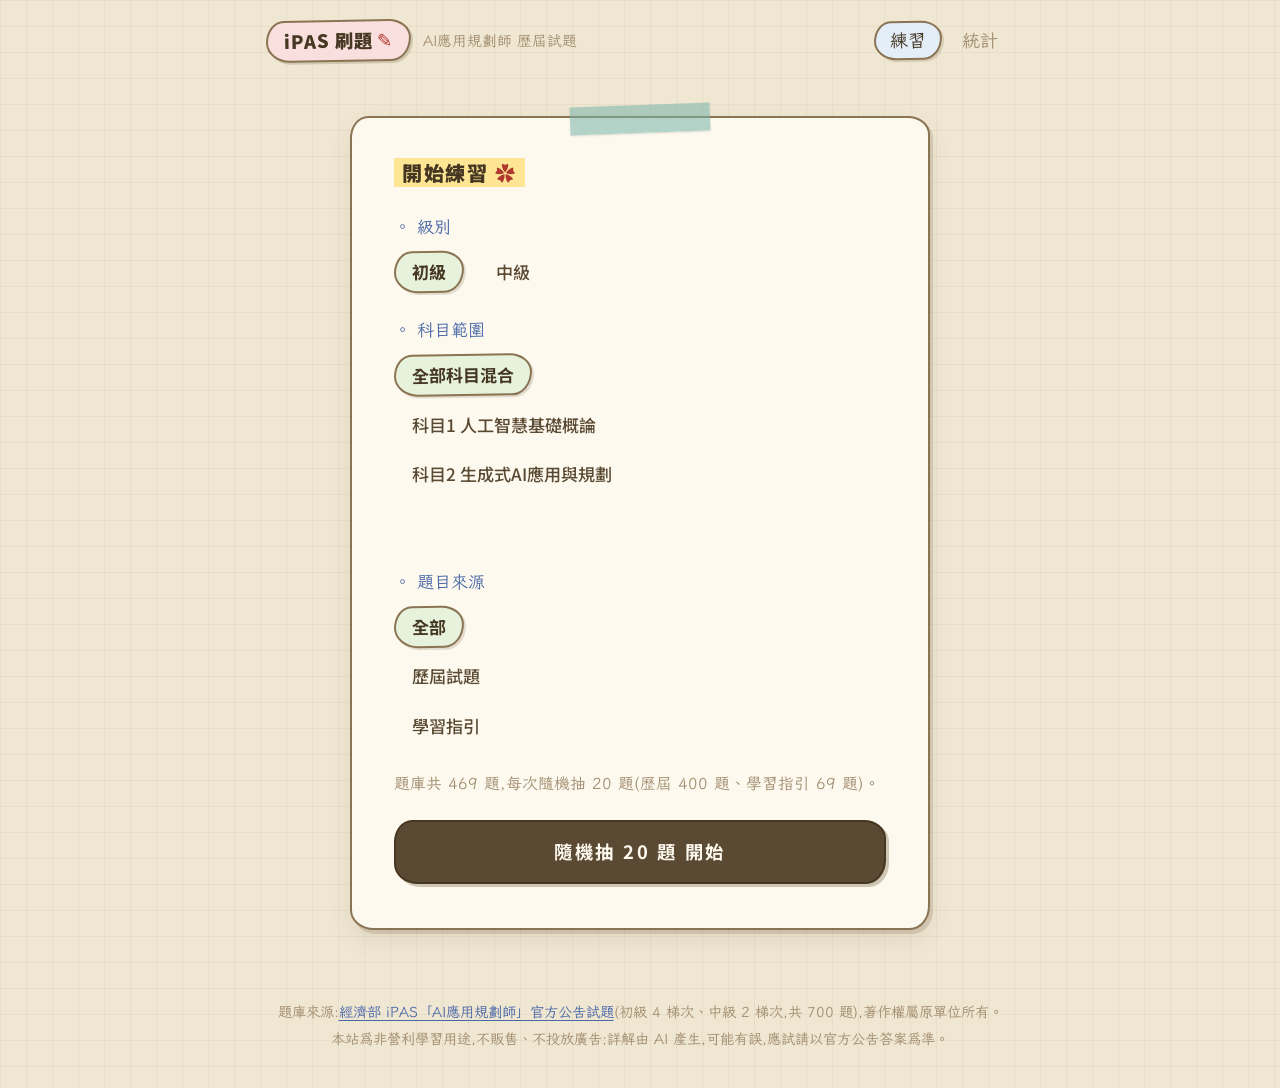
<file: site/index.html>
<!DOCTYPE html>
<html lang="zh-Hant">
<head>
<meta charset="UTF-8">
<meta name="viewport" content="width=device-width, initial-scale=1">
<title>iPAS AI應用規劃師 題庫練習</title>
<meta name="description" content="經濟部 iPAS AI應用規劃師初級/中級歷屆試題線上練習,700 題隨機抽考、選項隨機排列,附解題思路與每個選項的對錯說明。">
<meta property="og:type" content="website">
<meta property="og:title" content="iPAS AI應用規劃師 題庫練習">
<meta property="og:description" content="初級/中級歷屆試題共 700 題,每回合隨機抽 20 題,附 AI 解題詳解。">
<meta property="og:locale" content="zh_TW">
<link rel="icon" href="data:image/svg+xml,<svg xmlns='http://www.w3.org/2000/svg' viewBox='0 0 32 32'><text y='26' font-size='26'>✎</text></svg>">
<link rel="preconnect" href="https://fonts.googleapis.com">
<link rel="preconnect" href="https://fonts.gstatic.com" crossorigin>
<link href="https://fonts.googleapis.com/css2?family=LXGW+WenKai+TC&family=Noto+Sans+TC:wght@400;500;700;900&display=swap" rel="stylesheet">
<link rel="stylesheet" href="style.css">
</head>
<body>
<header class="topbar">
  <div class="topbar-inner">
    <span class="logo">iPAS 刷題</span>
    <span class="logo-sub">AI應用規劃師 歷屆試題</span>
    <nav>
      <button id="nav-home" class="nav-btn active">練習</button>
      <button id="nav-stats" class="nav-btn">統計</button>
    </nav>
  </div>
</header>

<main>
  <!-- 設定/開始畫面 -->
  <section id="view-setup" class="view">
    <div class="card setup-card">
      <h1>開始練習</h1>
      <div class="field">
        <label>級別</label>
        <div class="seg" id="level-seg">
          <button data-level="junior" class="seg-btn active">初級</button>
          <button data-level="middle" class="seg-btn">中級</button>
        </div>
      </div>
      <div class="field">
        <label>科目範圍</label>
        <div class="seg seg-wrap" id="subject-seg"></div>
      </div>
      <div class="field">
        <label>題目來源</label>
        <div class="seg" id="origin-seg">
          <button data-origin="all" class="seg-btn active">全部</button>
          <button data-origin="past" class="seg-btn">歷屆試題</button>
          <button data-origin="guide" class="seg-btn">學習指引</button>
        </div>
      </div>
      <div class="field muted" id="pool-info"></div>
      <button id="btn-start" class="primary big">隨機抽 20 題 開始</button>
    </div>
  </section>

  <!-- 作答畫面 -->
  <section id="view-quiz" class="view hidden">
    <div class="quiz-head">
      <div class="progress-track"><div id="progress-bar"></div></div>
      <div class="quiz-meta">
        <span id="quiz-pos"></span>
        <span id="quiz-score"></span>
        <button id="btn-next" class="primary hidden">下一題</button>
        <button id="btn-quit" class="ghost small">結束</button>
      </div>
    </div>
    <div class="card" id="question-card"></div>
  </section>

  <!-- 結果畫面 -->
  <section id="view-result" class="view hidden">
    <div class="card result-card">
      <h1 id="result-title"></h1>
      <div id="result-score" class="score-ring"></div>
      <div id="result-breakdown"></div>
      <div class="row-gap">
        <button id="btn-again" class="primary">再來 20 題</button>
        <button id="btn-review" class="ghost">回顧錯題</button>
        <button id="btn-home" class="ghost">回首頁</button>
      </div>
    </div>
    <div id="review-list" class="hidden"></div>
  </section>

  <!-- 統計畫面 -->
  <section id="view-stats" class="view hidden">
    <div class="card">
      <h1>作答統計</h1>
      <div id="stats-content"></div>
      <button id="btn-clear-stats" class="ghost small danger">清除統計資料</button>
    </div>
  </section>
</main>

<footer class="foot">
  題庫來源:<a href="https://ipd.nat.gov.tw/ipas/certification/AIAP/learning-resources" target="_blank" rel="noopener">經濟部 iPAS「AI應用規劃師」官方公告試題</a>(初級 4 梯次、中級 2 梯次,共 700 題),著作權屬原單位所有。<br>
  本站為非營利學習用途,不販售、不投放廣告;詳解由 AI 產生,可能有誤,應試請以官方公告答案為準。
</footer>

<!-- 手帳風確認對話框 -->
<div id="modal" class="modal-overlay hidden">
  <div class="modal-card" role="dialog" aria-modal="true" aria-labelledby="modal-msg">
    <p id="modal-msg"></p>
    <div class="row-gap">
      <button id="modal-ok" class="primary">確定</button>
      <button id="modal-cancel" class="ghost">取消</button>
    </div>
  </div>
</div>

<script src="data/questions-junior.js"></script>
<script src="data/questions-middle.js"></script>
<script src="app.js"></script>
</body>
</html>
</file>
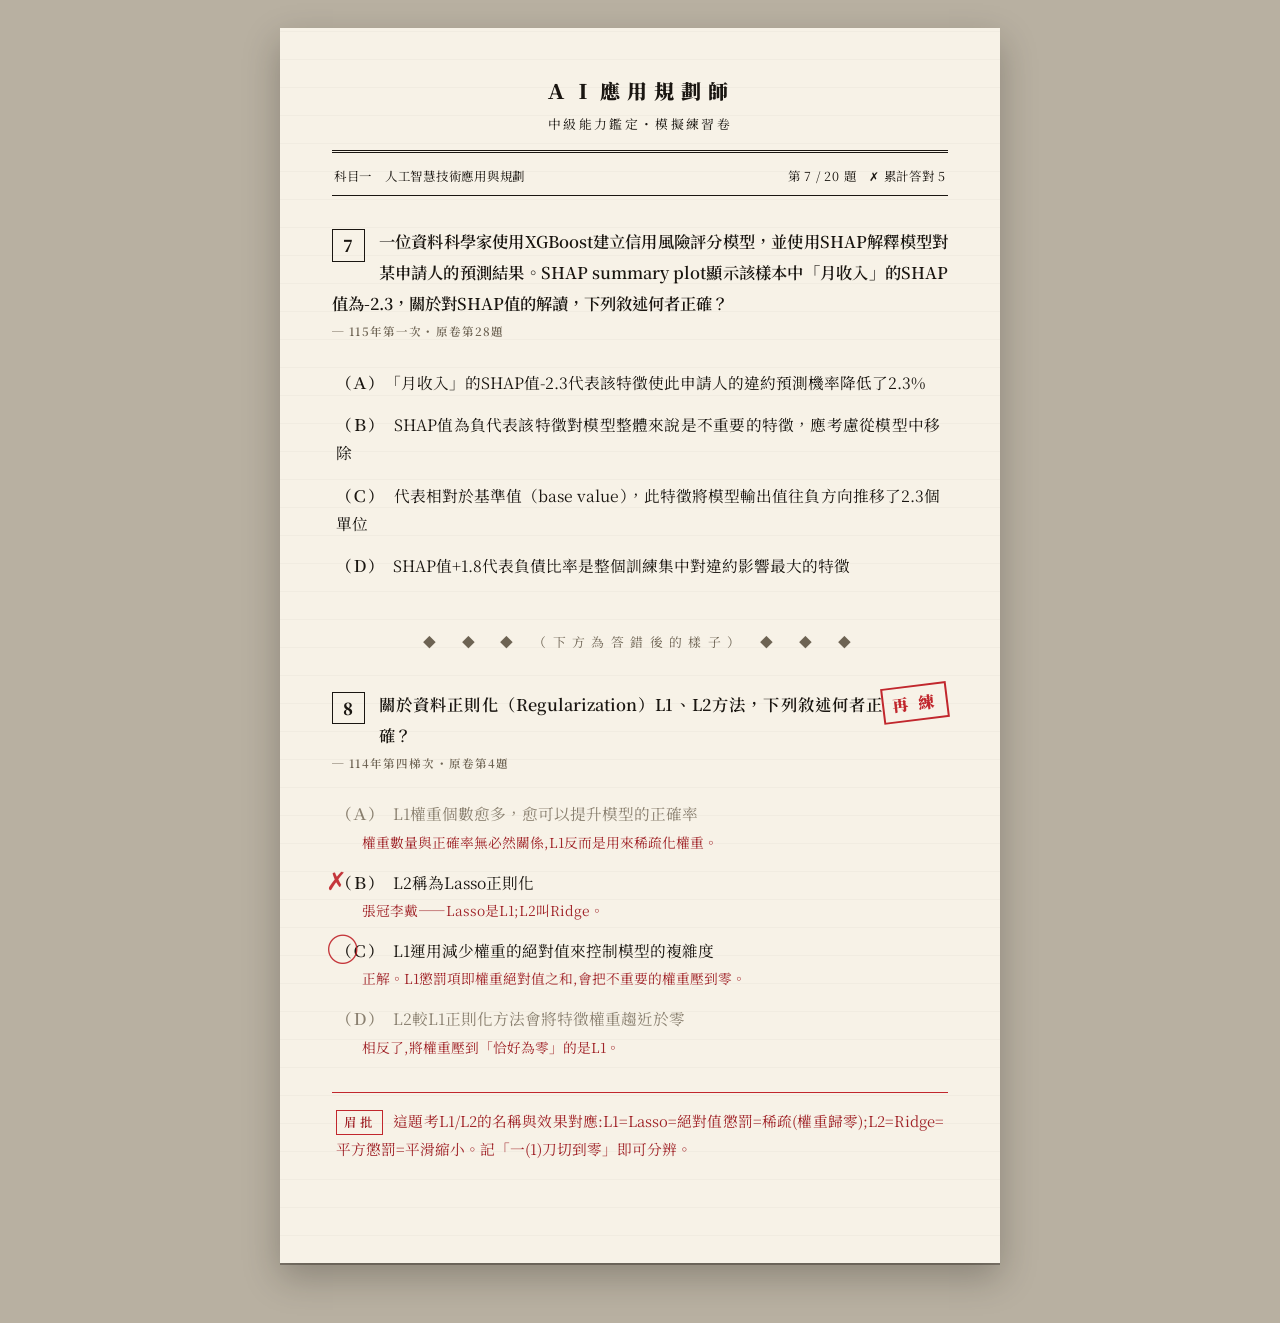
<file: site/mockups/a-paper.html>
<!DOCTYPE html>
<html lang="zh-Hant">
<head>
<meta charset="UTF-8">
<meta name="viewport" content="width=device-width, initial-scale=1">
<title>方向A:紙本考卷</title>
<link rel="preconnect" href="https://fonts.googleapis.com">
<link href="https://fonts.googleapis.com/css2?family=Noto+Serif+TC:wght@400;600;900&display=swap" rel="stylesheet">
<style>
* { box-sizing: border-box; margin: 0; padding: 0; }
html { background: #b8b0a1; }
body {
  font-family: "Noto Serif TC", "PMingLiU", "MingLiU", serif;
  color: #1a1611;
  line-height: 1.9;
  padding: 28px 12px 60px;
}
.sheet {
  max-width: 720px; margin: 0 auto;
  background: #f7f2e7;
  background-image: repeating-linear-gradient(0deg, transparent 0 27px, rgba(26,22,17,.028) 27px 28px);
  box-shadow: 0 2px 0 rgba(26,22,17,.35), 0 14px 34px rgba(26,22,17,.28);
  padding: 44px 52px 56px;
}
.exam-head { text-align: center; border-bottom: 3px double #1a1611; padding-bottom: 14px; margin-bottom: 6px; }
.exam-head h1 { font-size: 1.25rem; font-weight: 900; letter-spacing: .35em; }
.exam-head .sub { font-size: .8rem; letter-spacing: .18em; margin-top: 2px; }
.meta-row {
  display: flex; justify-content: space-between; font-size: .78rem;
  border-bottom: 1px solid #1a1611; padding: 6px 2px; margin-bottom: 30px; letter-spacing: .06em;
}
.q { margin-bottom: 44px; }
.q-no {
  float: left; font-weight: 900; font-size: 1.02rem;
  border: 1.6px solid #1a1611; width: 2em; height: 2em; line-height: 1.9em;
  text-align: center; margin: 3px 14px 2px 0;
}
.q-stem { font-size: 1.02rem; font-weight: 600; text-align: justify; }
.src { font-size: .72rem; letter-spacing: .1em; color: #6d6353; margin-top: 2px; }
.opts { margin-top: 18px; clear: both; }
.opt {
  display: block; width: 100%; text-align: left; background: none; border: none;
  font: inherit; color: inherit; cursor: pointer; padding: 7px 8px 7px 4px;
  font-size: .98rem; line-height: 1.8; text-align: justify; position: relative;
}
.opt:hover .k { text-decoration: underline; text-underline-offset: 5px; }
.opt .k { font-weight: 600; margin-right: .6em; }
/* 批改記號 */
.opt.hit .k::before, .opt.miss .k::before {
  position: absolute; left: -6px; top: 0px; font-size: 1.55rem; line-height: 1.5;
  font-weight: 400; color: #c1272d; opacity: .92;
}
.opt.hit .k::before { content: "○"; transform: scale(1.35); transform-origin: left center; }
.opt.miss .k::before { content: "✗"; }
.opt.dim { color: #8a8070; }
.note { font-size: .86rem; color: #a02328; margin: 2px 0 0 1.9em; line-height: 1.75; }
.marking {
  margin-top: 26px; border-top: 1.6px solid #c1272d; padding: 14px 4px 0;
  color: #a02328; font-size: .92rem; text-align: justify;
}
.marking .label {
  display: inline-block; border: 1.4px solid #c1272d; padding: 0 .55em; font-size: .78rem;
  letter-spacing: .3em; margin-right: .8em; font-weight: 600;
}
.stamp {
  float: right; border: 2.2px solid #c1272d; color: #c1272d; font-weight: 900;
  padding: .05em .5em; transform: rotate(-7deg); letter-spacing: .2em; font-size: 1rem; margin-top: -4px;
}
.divider { text-align: center; letter-spacing: .5em; color: #6d6353; font-size: .8rem; margin: 34px 0; }
@media (max-width: 640px) { .sheet { padding: 30px 22px 40px; } }
</style>
</head>
<body>
<div class="sheet">
  <div class="exam-head">
    <h1>ＡＩ應用規劃師</h1>
    <div class="sub">中級能力鑑定・模擬練習卷</div>
  </div>
  <div class="meta-row">
    <span>科目一　人工智慧技術應用與規劃</span>
    <span>第 7 / 20 題　✗ 累計答對 5</span>
  </div>

  <!-- 作答前 -->
  <div class="q">
    <div class="q-no">7</div>
    <div class="q-stem">一位資料科學家使用XGBoost建立信用風險評分模型，並使用SHAP解釋模型對某申請人的預測結果。SHAP summary plot顯示該樣本中「月收入」的SHAP值為-2.3，關於對SHAP值的解讀，下列敘述何者正確？
      <div class="src">─ 115年第一次・原卷第28題</div>
    </div>
    <div class="opts">
      <button class="opt"><span class="k">（Ａ）</span>「月收入」的SHAP值-2.3代表該特徵使此申請人的違約預測機率降低了2.3%</button>
      <button class="opt"><span class="k">（Ｂ）</span>SHAP值為負代表該特徵對模型整體來說是不重要的特徵，應考慮從模型中移除</button>
      <button class="opt"><span class="k">（Ｃ）</span>代表相對於基準值（base value），此特徵將模型輸出值往負方向推移了2.3個單位</button>
      <button class="opt"><span class="k">（Ｄ）</span>SHAP值+1.8代表負債比率是整個訓練集中對違約影響最大的特徵</button>
    </div>
  </div>

  <div class="divider">◆　◆　◆　（下方為答錯後的樣子）　◆　◆　◆</div>

  <!-- 答錯後:紅筆批改 -->
  <div class="q">
    <span class="stamp">再 練</span>
    <div class="q-no">8</div>
    <div class="q-stem">關於資料正則化（Regularization）L1、L2方法，下列敘述何者正確？
      <div class="src">─ 114年第四梯次・原卷第4題</div>
    </div>
    <div class="opts">
      <button class="opt dim"><span class="k">（Ａ）</span>L1權重個數愈多，愈可以提升模型的正確率
        <div class="note">權重數量與正確率無必然關係,L1反而是用來稀疏化權重。</div></button>
      <button class="opt miss"><span class="k">（Ｂ）</span>L2稱為Lasso正則化
        <div class="note">張冠李戴——Lasso是L1;L2叫Ridge。</div></button>
      <button class="opt hit"><span class="k">（Ｃ）</span>L1運用減少權重的絕對值來控制模型的複雜度
        <div class="note">正解。L1懲罰項即權重絕對值之和,會把不重要的權重壓到零。</div></button>
      <button class="opt dim"><span class="k">（Ｄ）</span>L2較L1正則化方法會將特徵權重趨近於零
        <div class="note">相反了,將權重壓到「恰好為零」的是L1。</div></button>
    </div>
    <div class="marking">
      <span class="label">眉批</span>這題考L1/L2的名稱與效果對應:L1=Lasso=絕對值懲罰=稀疏(權重歸零);L2=Ridge=平方懲罰=平滑縮小。記「一(1)刀切到零」即可分辨。
    </div>
  </div>
</div>
</body>
</html>
</file>
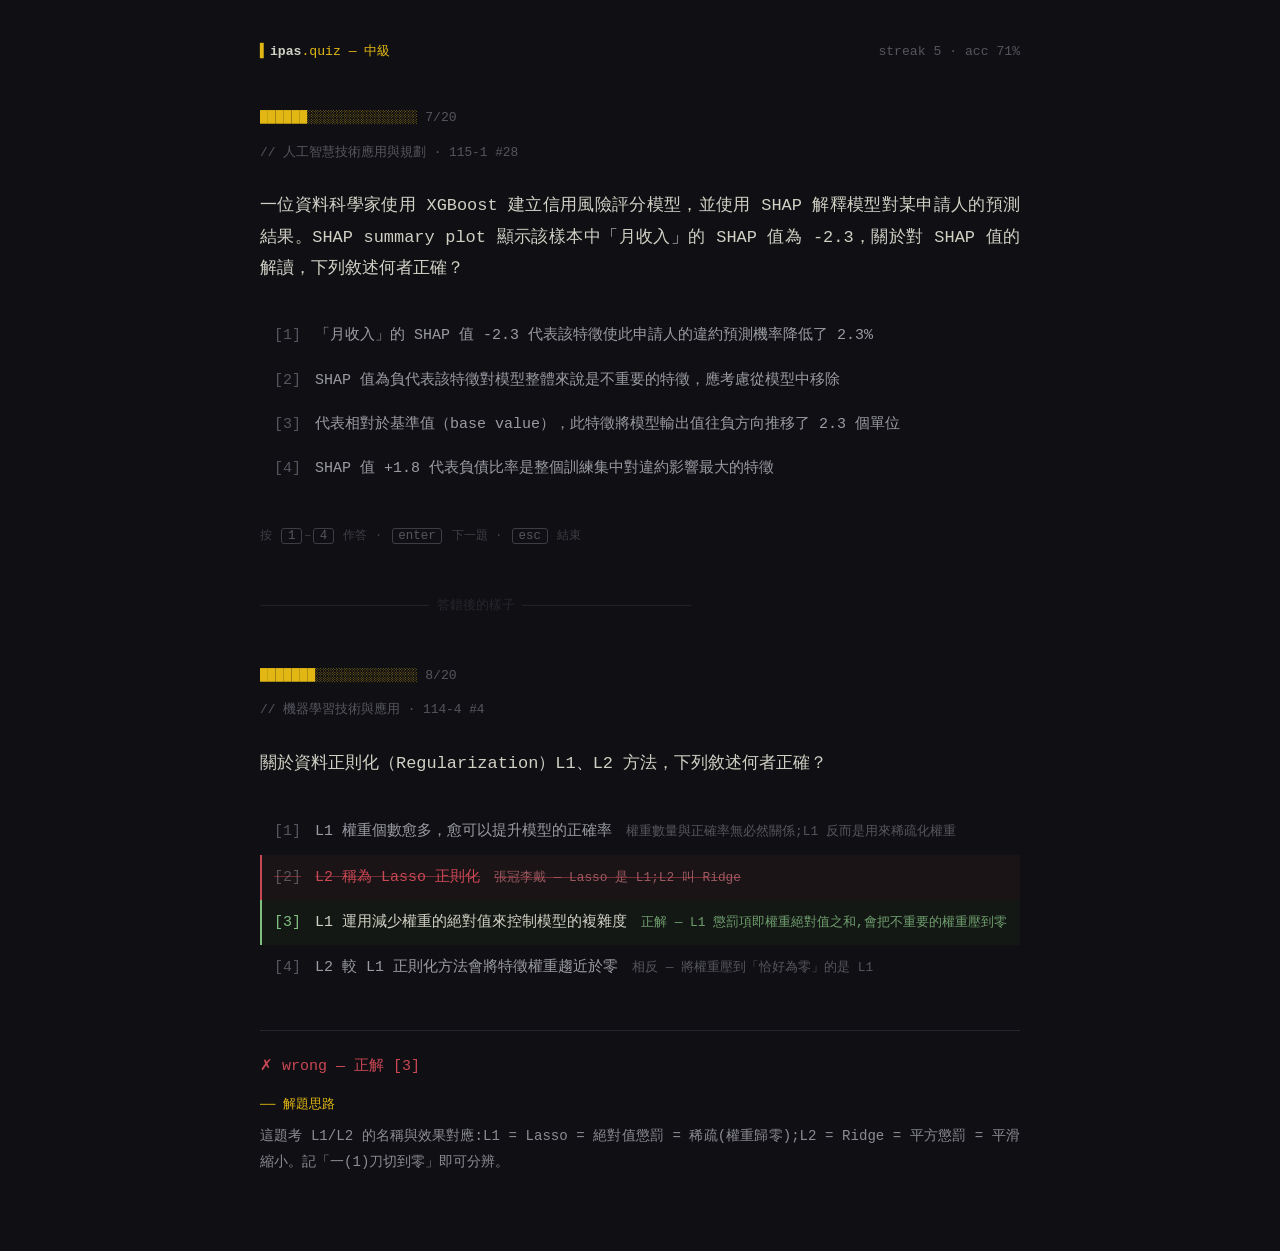
<file: site/mockups/b-terminal.html>
<!DOCTYPE html>
<html lang="zh-Hant">
<head>
<meta charset="UTF-8">
<meta name="viewport" content="width=device-width, initial-scale=1">
<title>方向B:終端機刷題機</title>
<style>
* { box-sizing: border-box; margin: 0; padding: 0; }
body {
  background: #101014;
  color: #9a9aa3;
  font-family: "Cascadia Code", "Cascadia Mono", Consolas, "Microsoft JhengHei", monospace;
  line-height: 1.85;
  min-height: 100vh;
  display: flex; justify-content: center;
  padding: 40px 16px 80px;
  font-size: 15px;
}
.wrap { width: 100%; max-width: 760px; }
.bar {
  display: flex; justify-content: space-between; align-items: baseline;
  color: #55555e; font-size: .82rem; margin-bottom: 42px;
}
.bar .logo { color: #e2b714; }
.bar .logo b { color: #d1d0c5; font-weight: 600; }
.progress { color: #55555e; font-size: .82rem; margin-bottom: 10px; }
.progress .fill { color: #e2b714; }
.subject { color: #55555e; font-size: .8rem; margin-bottom: 26px; }
.subject::before { content: "// "; }
.stem { color: #d1d0c5; font-size: 1.06rem; margin-bottom: 30px; text-align: justify; }
.opt {
  display: flex; gap: 14px; width: 100%; text-align: left; background: none;
  border: none; border-left: 2px solid transparent; font: inherit; color: #9a9aa3;
  cursor: pointer; padding: 9px 12px; line-height: 1.75; align-items: baseline;
}
.opt:hover { color: #d1d0c5; border-left-color: #e2b714; background: #16161c; }
.opt .num { color: #55555e; flex-shrink: 0; }
.opt:hover .num { color: #e2b714; }
.opt.hit { color: #d1d0c5; border-left-color: #7fbf7f; background: #141814; }
.opt.hit .num { color: #7fbf7f; }
.opt.miss { color: #ca4754; border-left-color: #ca4754; background: #1a1416; text-decoration: line-through; text-decoration-color: rgba(202,71,84,.5); }
.opt .why { display: block; font-size: .8rem; color: #55555e; margin-top: 3px; text-decoration: none; }
.opt.hit .why { color: #6f9f6f; }
.opt.miss .why { color: #9c5a61; }
.keys { margin-top: 34px; color: #3d3d45; font-size: .78rem; }
.keys kbd {
  border: 1px solid #3d3d45; border-radius: 3px; padding: 0 .45em; margin: 0 .15em;
  font: inherit; color: #55555e;
}
.result { margin-top: 40px; border-top: 1px solid #26262e; padding-top: 22px; }
.result .verdict { color: #ca4754; margin-bottom: 12px; }
.result .verdict::before { content: "✗ "; }
.approach { color: #8b8b94; font-size: .88rem; text-align: justify; }
.approach::before { content: "── 解題思路\A"; white-space: pre; color: #e2b714; display: block; margin-bottom: 6px; font-size: .8rem; }
.sep { margin: 46px 0; color: #26262e; overflow: hidden; white-space: nowrap; font-size: .8rem; }
</style>
</head>
<body>
<div class="wrap">
  <div class="bar">
    <span class="logo">▍<b>ipas</b>.quiz — 中級</span>
    <span>streak 5 · acc 71%</span>
  </div>

  <!-- 作答前 -->
  <div class="progress"><span class="fill">██████░░░░░░░░░░░░░░</span>  7/20</div>
  <div class="subject">人工智慧技術應用與規劃 · 115-1 #28</div>
  <div class="stem">一位資料科學家使用 XGBoost 建立信用風險評分模型，並使用 SHAP 解釋模型對某申請人的預測結果。SHAP summary plot 顯示該樣本中「月收入」的 SHAP 值為 -2.3，關於對 SHAP 值的解讀，下列敘述何者正確？</div>
  <button class="opt"><span class="num">[1]</span>「月收入」的 SHAP 值 -2.3 代表該特徵使此申請人的違約預測機率降低了 2.3%</button>
  <button class="opt"><span class="num">[2]</span>SHAP 值為負代表該特徵對模型整體來說是不重要的特徵，應考慮從模型中移除</button>
  <button class="opt"><span class="num">[3]</span>代表相對於基準值（base value），此特徵將模型輸出值往負方向推移了 2.3 個單位</button>
  <button class="opt"><span class="num">[4]</span>SHAP 值 +1.8 代表負債比率是整個訓練集中對違約影響最大的特徵</button>
  <div class="keys">按 <kbd>1</kbd>–<kbd>4</kbd> 作答 · <kbd>enter</kbd> 下一題 · <kbd>esc</kbd> 結束</div>

  <div class="sep">────────────────────── 答錯後的樣子 ──────────────────────</div>

  <!-- 答錯後 -->
  <div class="progress"><span class="fill">███████░░░░░░░░░░░░░</span>  8/20</div>
  <div class="subject">機器學習技術與應用 · 114-4 #4</div>
  <div class="stem">關於資料正則化（Regularization）L1、L2 方法，下列敘述何者正確？</div>
  <button class="opt"><span class="num">[1]</span>L1 權重個數愈多，愈可以提升模型的正確率
    <span class="why">權重數量與正確率無必然關係;L1 反而是用來稀疏化權重</span></button>
  <button class="opt miss"><span class="num">[2]</span>L2 稱為 Lasso 正則化
    <span class="why">張冠李戴 — Lasso 是 L1;L2 叫 Ridge</span></button>
  <button class="opt hit"><span class="num">[3]</span>L1 運用減少權重的絕對值來控制模型的複雜度
    <span class="why">正解 — L1 懲罰項即權重絕對值之和,會把不重要的權重壓到零</span></button>
  <button class="opt"><span class="num">[4]</span>L2 較 L1 正則化方法會將特徵權重趨近於零
    <span class="why">相反 — 將權重壓到「恰好為零」的是 L1</span></button>
  <div class="result">
    <div class="verdict">wrong — 正解 [3]</div>
    <div class="approach">這題考 L1/L2 的名稱與效果對應:L1 = Lasso = 絕對值懲罰 = 稀疏(權重歸零);L2 = Ridge = 平方懲罰 = 平滑縮小。記「一(1)刀切到零」即可分辨。</div>
  </div>
</div>
</body>
</html>
</file>
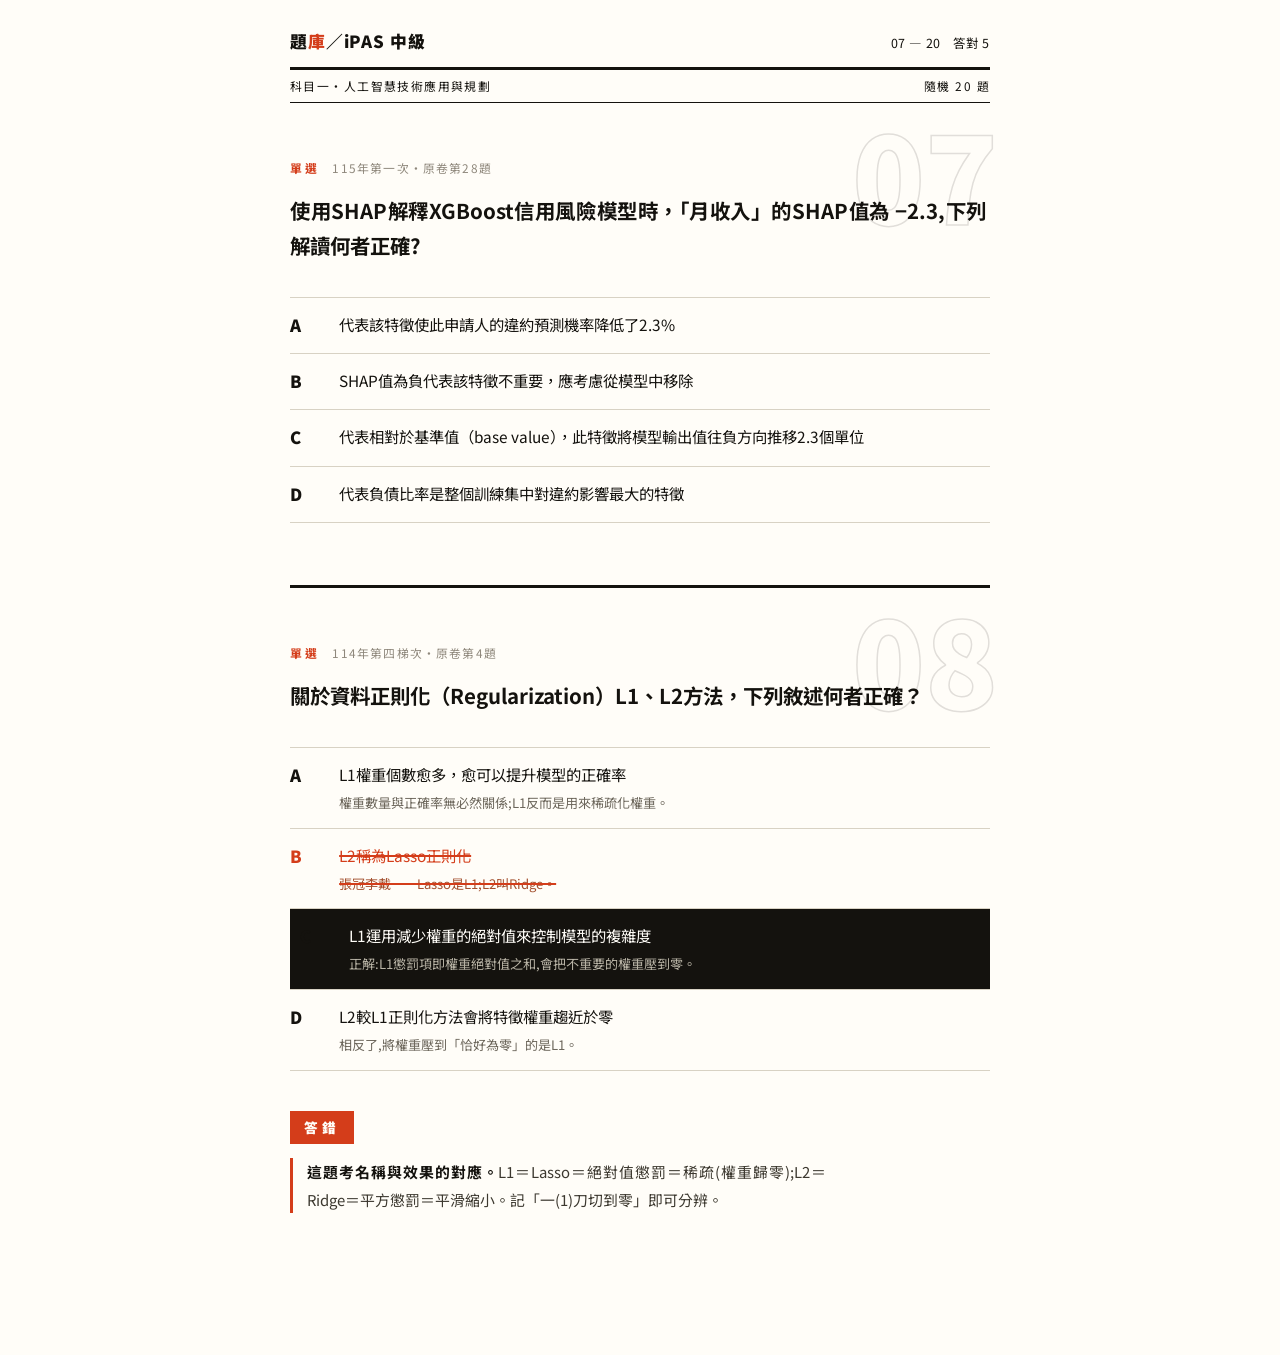
<file: site/mockups/c-editorial.html>
<!DOCTYPE html>
<html lang="zh-Hant">
<head>
<meta charset="UTF-8">
<meta name="viewport" content="width=device-width, initial-scale=1">
<title>方向C:印刷排版</title>
<link rel="preconnect" href="https://fonts.googleapis.com">
<link href="https://fonts.googleapis.com/css2?family=Noto+Sans+TC:wght@400;500;700;900&display=swap" rel="stylesheet">
<style>
* { box-sizing: border-box; margin: 0; padding: 0; }
body {
  background: #fffdf8;
  color: #14120e;
  font-family: "Noto Sans TC", "Microsoft JhengHei", sans-serif;
  line-height: 1.85;
  padding: 0 20px 100px;
}
.page { max-width: 700px; margin: 0 auto; }
header {
  display: flex; justify-content: space-between; align-items: baseline;
  border-bottom: 3px solid #14120e; padding: 26px 0 10px; margin-bottom: 0;
}
header .brand { font-weight: 900; font-size: 1.05rem; letter-spacing: .05em; }
header .brand span { color: #d43d1a; }
header .stat { font-size: .78rem; font-variant-numeric: tabular-nums; letter-spacing: .05em; }
.rule-thin { border-bottom: 1px solid #14120e; padding: 5px 0; font-size: .74rem; display: flex; justify-content: space-between; letter-spacing: .12em; }

.q { position: relative; padding: 54px 0 42px; }
.ghost {
  position: absolute; top: 10px; right: -8px; font-size: 7.5rem; font-weight: 900;
  color: transparent; -webkit-text-stroke: 1.5px rgba(20,18,14,.13); line-height: 1;
  font-variant-numeric: tabular-nums; user-select: none; pointer-events: none;
}
.kicker { font-size: .74rem; letter-spacing: .28em; color: #d43d1a; font-weight: 700; margin-bottom: 14px; }
.kicker .src { color: #8f887c; font-weight: 400; letter-spacing: .1em; margin-left: 1em; }
.stem { font-size: 1.28rem; font-weight: 700; line-height: 1.7; text-align: justify; max-width: 34em; }

.opts { margin-top: 34px; }
.opt {
  display: grid; grid-template-columns: 3.2em 1fr; width: 100%; text-align: left;
  background: none; border: none; border-top: 1px solid #d8d2c4; font: inherit;
  color: #14120e; cursor: pointer; padding: 13px 0; line-height: 1.75; font-size: .96rem;
}
.opt:last-of-type { border-bottom: 1px solid #d8d2c4; }
.opt .k { font-weight: 900; font-size: 1.05rem; }
.opt:hover:not(.hit):not(.miss) { background: #f5f0e4; }
.opt:hover:not(.hit):not(.miss) .k { color: #d43d1a; }
.opt .body { text-align: justify; }
.opt.hit .k { color: #14120e; }
.opt.hit { background: #14120e; color: #fffdf8; padding-left: 10px; padding-right: 10px; }
.opt.miss .k, .opt.miss .body { color: #d43d1a; }
.opt.miss .body { text-decoration: line-through; text-decoration-thickness: 1.5px; }
.opt .why { display: block; font-size: .82rem; margin-top: 4px; color: #6d675c; text-decoration: none !important; }
.opt.hit .why { color: #b9b4a6; }
.opt.miss .why { color: #a3502f; text-decoration: none; }

.verdict-band {
  margin-top: 40px; background: #d43d1a; color: #fffdf8;
  padding: 4px 14px; display: inline-block; font-weight: 900; letter-spacing: .3em; font-size: .85rem;
}
.approach {
  margin-top: 14px; padding-left: 14px; border-left: 3px solid #d43d1a;
  font-size: .93rem; color: #3c382f; text-align: justify; max-width: 36em;
}
.approach b { color: #14120e; }
.divide { border: none; border-top: 3px solid #14120e; margin: 20px 0 0; position: relative; }
.divide::after { content: "以下為答錯後狀態"; position: absolute; right: 0; top: 6px; font-size: .7rem; letter-spacing: .2em; color: #8f887c; }
</style>
</head>
<body>
<div class="page">
  <header>
    <div class="brand">題<span>庫</span>／iPAS 中級</div>
    <div class="stat">07 — 20　答對 5</div>
  </header>
  <div class="rule-thin"><span>科目一・人工智慧技術應用與規劃</span><span>隨機 20 題</span></div>

  <!-- 作答前 -->
  <section class="q">
    <div class="ghost">07</div>
    <div class="kicker">單選<span class="src">115年第一次・原卷第28題</span></div>
    <h2 class="stem">使用SHAP解釋XGBoost信用風險模型時，「月收入」的SHAP值為 −2.3,下列解讀何者正確?</h2>
    <div class="opts">
      <button class="opt"><span class="k">A</span><span class="body">代表該特徵使此申請人的違約預測機率降低了2.3%</span></button>
      <button class="opt"><span class="k">B</span><span class="body">SHAP值為負代表該特徵不重要，應考慮從模型中移除</span></button>
      <button class="opt"><span class="k">C</span><span class="body">代表相對於基準值（base value），此特徵將模型輸出值往負方向推移2.3個單位</span></button>
      <button class="opt"><span class="k">D</span><span class="body">代表負債比率是整個訓練集中對違約影響最大的特徵</span></button>
    </div>
  </section>

  <hr class="divide">

  <!-- 答錯後 -->
  <section class="q">
    <div class="ghost">08</div>
    <div class="kicker">單選<span class="src">114年第四梯次・原卷第4題</span></div>
    <h2 class="stem">關於資料正則化（Regularization）L1、L2方法，下列敘述何者正確？</h2>
    <div class="opts">
      <button class="opt"><span class="k">A</span><span class="body">L1權重個數愈多，愈可以提升模型的正確率
        <span class="why">權重數量與正確率無必然關係;L1反而是用來稀疏化權重。</span></span></button>
      <button class="opt miss"><span class="k">B</span><span class="body">L2稱為Lasso正則化
        <span class="why">張冠李戴——Lasso是L1;L2叫Ridge。</span></span></button>
      <button class="opt hit"><span class="k">C</span><span class="body">L1運用減少權重的絕對值來控制模型的複雜度
        <span class="why">正解:L1懲罰項即權重絕對值之和,會把不重要的權重壓到零。</span></span></button>
      <button class="opt"><span class="k">D</span><span class="body">L2較L1正則化方法會將特徵權重趨近於零
        <span class="why">相反了,將權重壓到「恰好為零」的是L1。</span></span></button>
    </div>
    <div class="verdict-band">答錯</div>
    <div class="approach"><b>這題考名稱與效果的對應。</b>L1＝Lasso＝絕對值懲罰＝稀疏(權重歸零);L2＝Ridge＝平方懲罰＝平滑縮小。記「一(1)刀切到零」即可分辨。</div>
  </section>
</div>
</body>
</html>
</file>
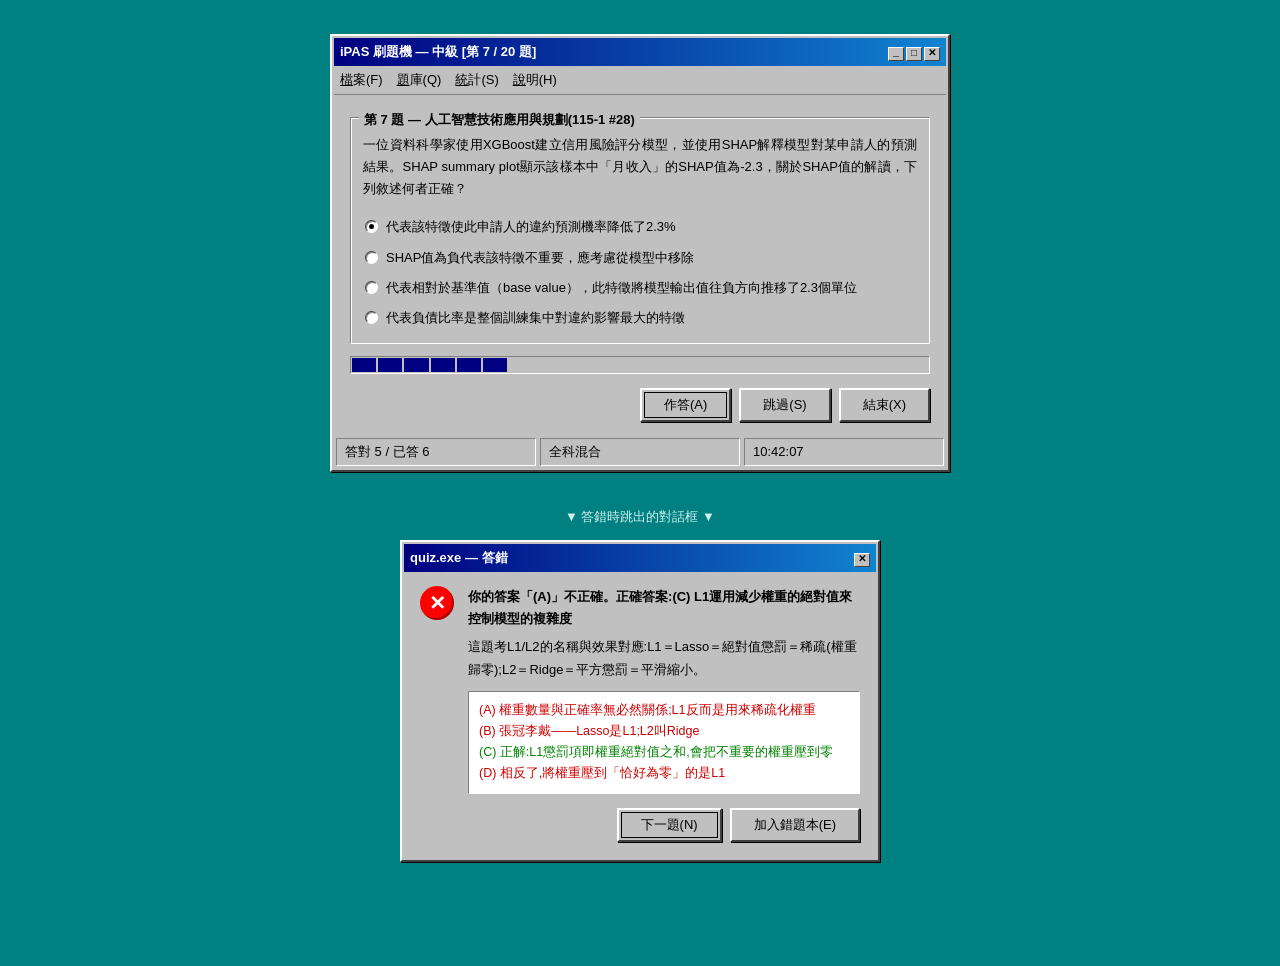
<file: site/mockups/d-win98.html>
<!DOCTYPE html>
<html lang="zh-Hant">
<head>
<meta charset="UTF-8">
<meta name="viewport" content="width=device-width, initial-scale=1">
<title>方向D:復古視窗</title>
<style>
* { box-sizing: border-box; margin: 0; padding: 0; }
body {
  background: #008080;
  font-family: "Microsoft JhengHei", "MingLiU", sans-serif;
  font-size: 13px;
  color: #000;
  padding: 34px 12px 70px;
  line-height: 1.7;
}
.win {
  max-width: 620px; margin: 0 auto 34px;
  background: #c0c0c0;
  border: 2px solid;
  border-color: #fff #404040 #404040 #fff;
  box-shadow: 1px 1px 0 #000;
  padding: 2px;
}
.titlebar {
  background: linear-gradient(90deg, #000080, #1084d0);
  color: #fff; font-weight: 700; padding: 3px 6px;
  display: flex; justify-content: space-between; align-items: center;
}
.titlebar .btns span {
  display: inline-block; width: 16px; height: 14px; background: #c0c0c0;
  border: 1px solid; border-color: #fff #404040 #404040 #fff;
  color: #000; font-size: 10px; line-height: 12px; text-align: center; margin-left: 2px;
  font-family: "Marlett", monospace;
}
.menubar { padding: 3px 6px; border-bottom: 1px solid #808080; }
.menubar span { margin-right: 14px; }
.menubar u { text-decoration: underline; }
.body { padding: 14px 16px 16px; }
.status {
  display: flex; gap: 4px; margin: 0 2px 2px;
}
.status div {
  border: 1px solid; border-color: #808080 #fff #fff #808080;
  padding: 2px 8px; flex: 1;
}
.groupbox {
  border: 1px solid; border-color: #808080 #fff #fff #808080;
  box-shadow: 1px 1px 0 #fff inset;
  position: relative; padding: 16px 12px 10px; margin-top: 8px;
}
.groupbox > legend {
  position: absolute; top: -9px; left: 8px; background: #c0c0c0; padding: 0 5px; font-weight: 700;
}
.stem { margin-bottom: 12px; text-align: justify; }
.opt { display: flex; gap: 8px; align-items: flex-start; padding: 4px 2px; cursor: pointer; }
.opt:hover { background: #000080; color: #fff; }
.radio {
  flex-shrink: 0; width: 13px; height: 13px; border-radius: 50%; margin-top: 4px;
  background: #fff; border: 1px solid; border-color: #404040 #fff #fff #404040;
  box-shadow: inset 1px 1px 0 #808080;
  position: relative;
}
.opt.sel .radio::after {
  content: ""; position: absolute; inset: 3px; border-radius: 50%; background: #000;
}
.btnrow { text-align: right; margin-top: 14px; }
button.b {
  font: inherit; background: #c0c0c0; border: 2px solid;
  border-color: #fff #404040 #404040 #fff; box-shadow: 1px 1px 0 #000;
  padding: 4px 22px; margin-left: 8px; cursor: pointer;
}
button.b:active { border-color: #404040 #fff #fff #404040; }
button.b.default { outline: 1px solid #000; outline-offset: -5px; }
.progressbar {
  border: 1px solid; border-color: #808080 #fff #fff #808080; height: 18px;
  margin-top: 12px; padding: 1px; display: flex; gap: 2px;
}
.progressbar i { width: 4.2%; background: #000080; }
/* 錯誤對話框 */
.dialog { max-width: 480px; }
.dialog .body { display: flex; gap: 14px; }
.icon-x {
  flex-shrink: 0; width: 34px; height: 34px; border-radius: 50%; background: #ff0000;
  color: #fff; font-weight: 900; font-size: 20px; text-align: center; line-height: 34px;
  font-family: Arial, sans-serif; box-shadow: inset -2px -2px 0 rgba(0,0,0,.3);
}
.dialog .msg b { display: block; margin-bottom: 6px; }
.detailbox {
  margin-top: 10px; background: #fff; border: 1px solid;
  border-color: #808080 #fff #fff #808080; padding: 8px 10px; font-size: 12.5px;
  text-align: justify;
}
.detailbox .ok { color: #008000; }
.detailbox .bad { color: #cc0000; }
.hint { color: #666; text-align:center; max-width: 620px; margin: 0 auto 12px; color:#d0f0f0; }
</style>
</head>
<body>

<div class="win">
  <div class="titlebar"><span>iPAS 刷題機 — 中級 [第 7 / 20 題]</span><span class="btns"><span>_</span><span>□</span><span>✕</span></span></div>
  <div class="menubar"><span><u>檔</u>案(F)</span><span><u>題</u>庫(Q)</span><span><u>統</u>計(S)</span><span><u>說</u>明(H)</span></div>
  <div class="body">
    <div class="groupbox">
      <legend>第 7 題 — 人工智慧技術應用與規劃(115-1 #28)</legend>
      <div class="stem">一位資料科學家使用XGBoost建立信用風險評分模型，並使用SHAP解釋模型對某申請人的預測結果。SHAP summary plot顯示該樣本中「月收入」的SHAP值為-2.3，關於SHAP值的解讀，下列敘述何者正確？</div>
      <div class="opt sel"><span class="radio"></span><span>代表該特徵使此申請人的違約預測機率降低了2.3%</span></div>
      <div class="opt"><span class="radio"></span><span>SHAP值為負代表該特徵不重要，應考慮從模型中移除</span></div>
      <div class="opt"><span class="radio"></span><span>代表相對於基準值（base value），此特徵將模型輸出值往負方向推移了2.3個單位</span></div>
      <div class="opt"><span class="radio"></span><span>代表負債比率是整個訓練集中對違約影響最大的特徵</span></div>
    </div>
    <div class="progressbar"><i></i><i></i><i></i><i></i><i></i><i></i></div>
    <div class="btnrow">
      <button class="b default">作答(A)</button><button class="b">跳過(S)</button><button class="b">結束(X)</button>
    </div>
  </div>
  <div class="status"><div>答對 5 / 已答 6</div><div>全科混合</div><div>10:42:07</div></div>
</div>

<p class="hint">▼ 答錯時跳出的對話框 ▼</p>

<div class="win dialog">
  <div class="titlebar"><span>quiz.exe — 答錯</span><span class="btns"><span>✕</span></span></div>
  <div class="body">
    <div class="icon-x">✕</div>
    <div class="msg">
      <b>你的答案「(A)」不正確。正確答案:(C) L1運用減少權重的絕對值來控制模型的複雜度</b>
      這題考L1/L2的名稱與效果對應:L1＝Lasso＝絕對值懲罰＝稀疏(權重歸零);L2＝Ridge＝平方懲罰＝平滑縮小。
      <div class="detailbox">
        <div class="bad">(A) 權重數量與正確率無必然關係;L1反而是用來稀疏化權重</div>
        <div class="bad">(B) 張冠李戴——Lasso是L1;L2叫Ridge</div>
        <div class="ok">(C) 正解:L1懲罰項即權重絕對值之和,會把不重要的權重壓到零</div>
        <div class="bad">(D) 相反了,將權重壓到「恰好為零」的是L1</div>
      </div>
      <div class="btnrow"><button class="b default">下一題(N)</button><button class="b">加入錯題本(E)</button></div>
    </div>
  </div>
</div>

</body>
</html>
</file>
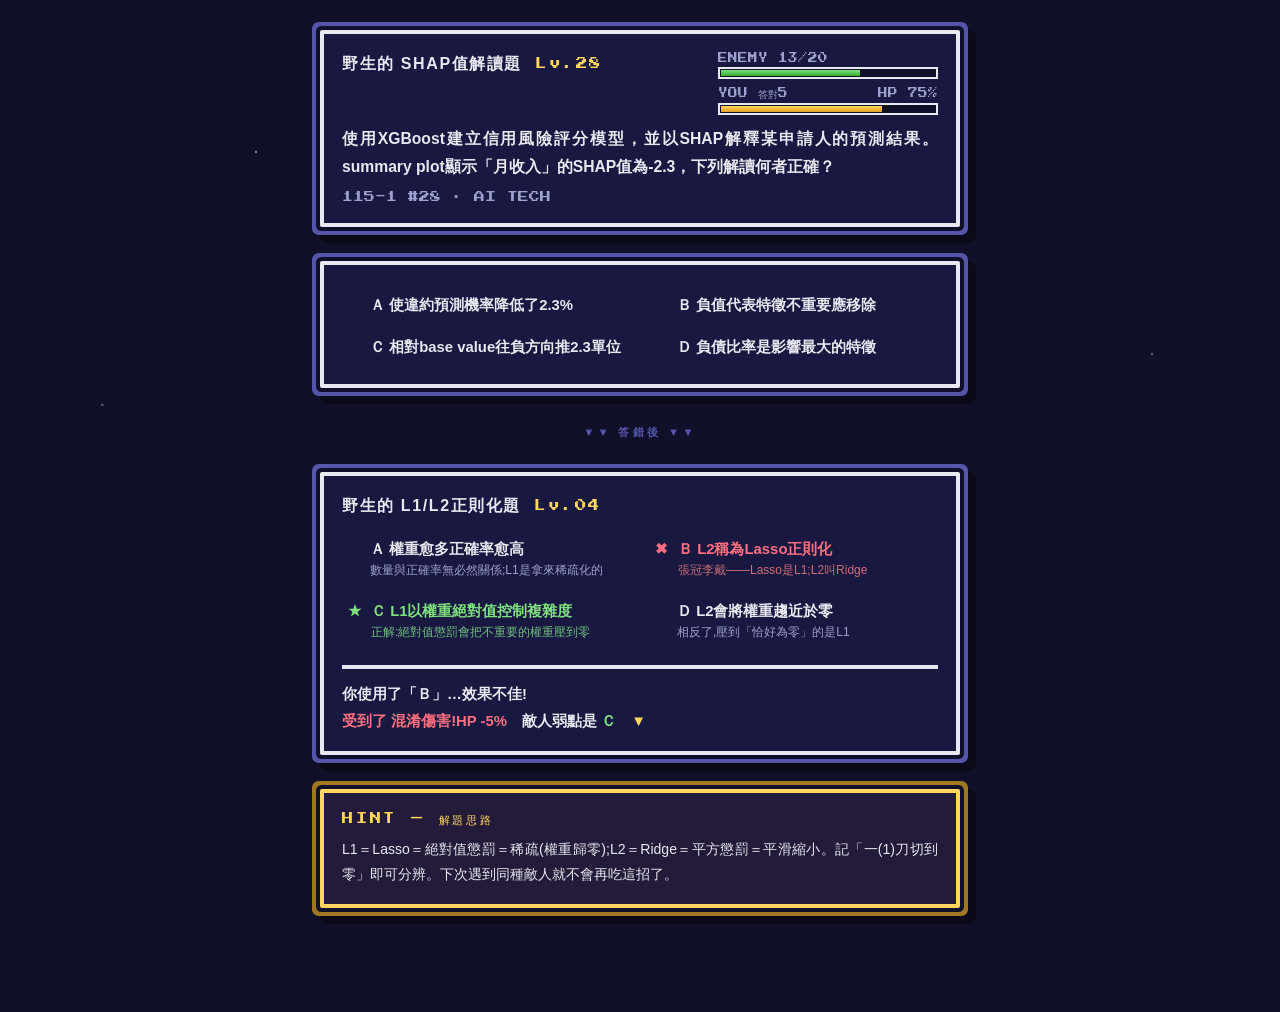
<file: site/mockups/e-rpg.html>
<!DOCTYPE html>
<html lang="zh-Hant">
<head>
<meta charset="UTF-8">
<meta name="viewport" content="width=device-width, initial-scale=1">
<title>方向E:像素RPG</title>
<link rel="preconnect" href="https://fonts.googleapis.com">
<link href="https://fonts.googleapis.com/css2?family=Press+Start+2P&display=swap" rel="stylesheet">
<style>
* { box-sizing: border-box; margin: 0; padding: 0; }
body {
  background: #10102a;
  background-image:
    radial-gradient(circle at 20% 15%, rgba(255,255,255,.5) 0 1px, transparent 1.5px),
    radial-gradient(circle at 75% 8%, rgba(255,255,255,.4) 0 1px, transparent 1.5px),
    radial-gradient(circle at 50% 28%, rgba(255,255,255,.3) 0 1px, transparent 1.5px),
    radial-gradient(circle at 90% 35%, rgba(255,255,255,.35) 0 1px, transparent 1.5px),
    radial-gradient(circle at 8% 40%, rgba(255,255,255,.3) 0 1px, transparent 1.5px);
  color: #e8e8f0;
  font-family: "Microsoft JhengHei", sans-serif;
  font-weight: 700;
  padding: 30px 12px 70px;
  line-height: 1.8;
  image-rendering: pixelated;
}
.px { font-family: "Press Start 2P", monospace; font-weight: 400; }
.frame {
  max-width: 640px; margin: 0 auto;
}
/* 像素邊框對話框 */
.box {
  background: #181840;
  border: 4px solid #e8e8f0;
  box-shadow: 0 0 0 4px #10102a, 0 0 0 8px #5555aa, 8px 8px 0 8px rgba(0,0,0,.4);
  border-radius: 2px;
  padding: 16px 18px;
  margin-bottom: 34px;
  position: relative;
}
.enemy-row { display: flex; justify-content: space-between; align-items: flex-start; margin-bottom: 10px; }
.enemy-name { font-size: 1rem; letter-spacing: .1em; }
.enemy-name .lv { color: #ffd75f; font-size: .72rem; margin-left: .6em; }
.hpbar { width: 220px; }
.hpbar .label { font-size: .6rem; color: #9f9fd0; display: flex; justify-content: space-between; }
.hpbar .track { height: 12px; border: 2px solid #e8e8f0; background: #10102a; padding: 1px; }
.hpbar .fill { height: 100%; width: 65%; background: linear-gradient(#7fe07f, #2fae2f); }
.hpbar .fill.mine { width: 75%; background: linear-gradient(#ffd75f, #e0a020); }
.stem { text-align: justify; font-size: .98rem; margin-top: 6px; }
.src { color: #9f9fd0; font-size: .68rem; margin-top: 6px; }
/* 指令選單 */
.cmd { display: grid; grid-template-columns: 1fr 1fr; gap: 2px 18px; margin-top: 4px; }
.copt {
  display: flex; gap: 10px; background: none; border: none; font: inherit; color: #e8e8f0;
  text-align: left; cursor: pointer; padding: 8px 6px; line-height: 1.65; font-size: .93rem;
  align-items: baseline;
}
.copt .cur { color: transparent; }
.copt:hover .cur { color: #ffd75f; }
.copt:hover { color: #fff; }
.copt.hit .cur, .copt.miss .cur { color: inherit; }
.copt.hit { color: #7fe07f; }
.copt.miss { color: #ff6f7f; }
.copt .why { display: block; font-size: .75rem; font-weight: 400; color: #9f9fd0; }
.copt.hit .why { color: #6fbf7f; }
.copt.miss .why { color: #cf6f77; }
.narr { border-top: 4px solid #e8e8f0; margin-top: 14px; padding-top: 12px; font-size: .93rem; }
.narr .dmg { color: #ff6f7f; }
.narr .heal { color: #7fe07f; }
.blink { animation: bl 1s steps(1) infinite; color: #ffd75f; }
@keyframes bl { 50% { opacity: 0; } }
.divider { text-align: center; color: #5555aa; font-size: .7rem; letter-spacing: .3em; margin: 30px 0; }
.approach-box { background: #241a3a; border-color: #ffd75f; box-shadow: 0 0 0 4px #10102a, 0 0 0 8px #a07820, 8px 8px 0 8px rgba(0,0,0,.4); }
.approach-box .t { color: #ffd75f; font-size: .7rem; letter-spacing: .25em; margin-bottom: 8px; }
.approach-box p { font-size: .88rem; font-weight: 400; text-align: justify; }
@media (max-width: 560px) { .cmd { grid-template-columns: 1fr; } .enemy-row { flex-direction: column; gap: 8px; } }
</style>
</head>
<body>
<div class="frame">

  <!-- 敵人(題目)出現 -->
  <div class="box">
    <div class="enemy-row">
      <div class="enemy-name">野生的 SHAP值解讀題 <span class="lv px">Lv.28</span></div>
      <div class="hpbar">
        <div class="label"><span class="px">ENEMY 13/20</span></div>
        <div class="track"><div class="fill"></div></div>
        <div class="label" style="margin-top:6px"><span class="px">YOU 答對5</span><span class="px">HP 75%</span></div>
        <div class="track"><div class="fill mine"></div></div>
      </div>
    </div>
    <div class="stem">使用XGBoost建立信用風險評分模型，並以SHAP解釋某申請人的預測結果。summary plot顯示「月收入」的SHAP值為-2.3，下列解讀何者正確？</div>
    <div class="src px">115-1 #28 · AI TECH</div>
  </div>

  <!-- 指令選單 -->
  <div class="box">
    <div class="cmd">
      <button class="copt"><span class="cur">▶</span><span>Ａ 使違約預測機率降低了2.3%</span></button>
      <button class="copt"><span class="cur">▶</span><span>Ｂ 負值代表特徵不重要應移除</span></button>
      <button class="copt"><span class="cur">▶</span><span>Ｃ 相對base value往負方向推2.3單位</span></button>
      <button class="copt"><span class="cur">▶</span><span>Ｄ 負債比率是影響最大的特徵</span></button>
    </div>
  </div>

  <div class="divider">▼▼ 答錯後 ▼▼</div>

  <!-- 戰鬥結果 -->
  <div class="box">
    <div class="enemy-name" style="margin-bottom:8px">野生的 L1/L2正則化題 <span class="lv px">Lv.04</span></div>
    <div class="cmd">
      <button class="copt"><span class="cur">▶</span><span>Ａ 權重愈多正確率愈高<span class="why">數量與正確率無必然關係;L1是拿來稀疏化的</span></span></button>
      <button class="copt miss"><span class="cur">✖</span><span>Ｂ L2稱為Lasso正則化<span class="why">張冠李戴——Lasso是L1;L2叫Ridge</span></span></button>
      <button class="copt hit"><span class="cur">★</span><span>Ｃ L1以權重絕對值控制複雜度<span class="why">正解:絕對值懲罰會把不重要的權重壓到零</span></span></button>
      <button class="copt"><span class="cur">▶</span><span>Ｄ L2會將權重趨近於零<span class="why">相反了,壓到「恰好為零」的是L1</span></span></button>
    </div>
    <div class="narr">
      你使用了「Ｂ」…效果不佳!<br>
      <span class="dmg">受到了 混淆傷害!HP -5%</span>　敵人弱點是 <span class="heal">Ｃ</span>　<span class="blink">▼</span>
    </div>
  </div>

  <div class="box approach-box">
    <div class="t px">HINT — 解題思路</div>
    <p>L1＝Lasso＝絕對值懲罰＝稀疏(權重歸零);L2＝Ridge＝平方懲罰＝平滑縮小。記「一(1)刀切到零」即可分辨。下次遇到同種敵人就不會再吃這招了。</p>
  </div>

</div>
</body>
</html>
</file>
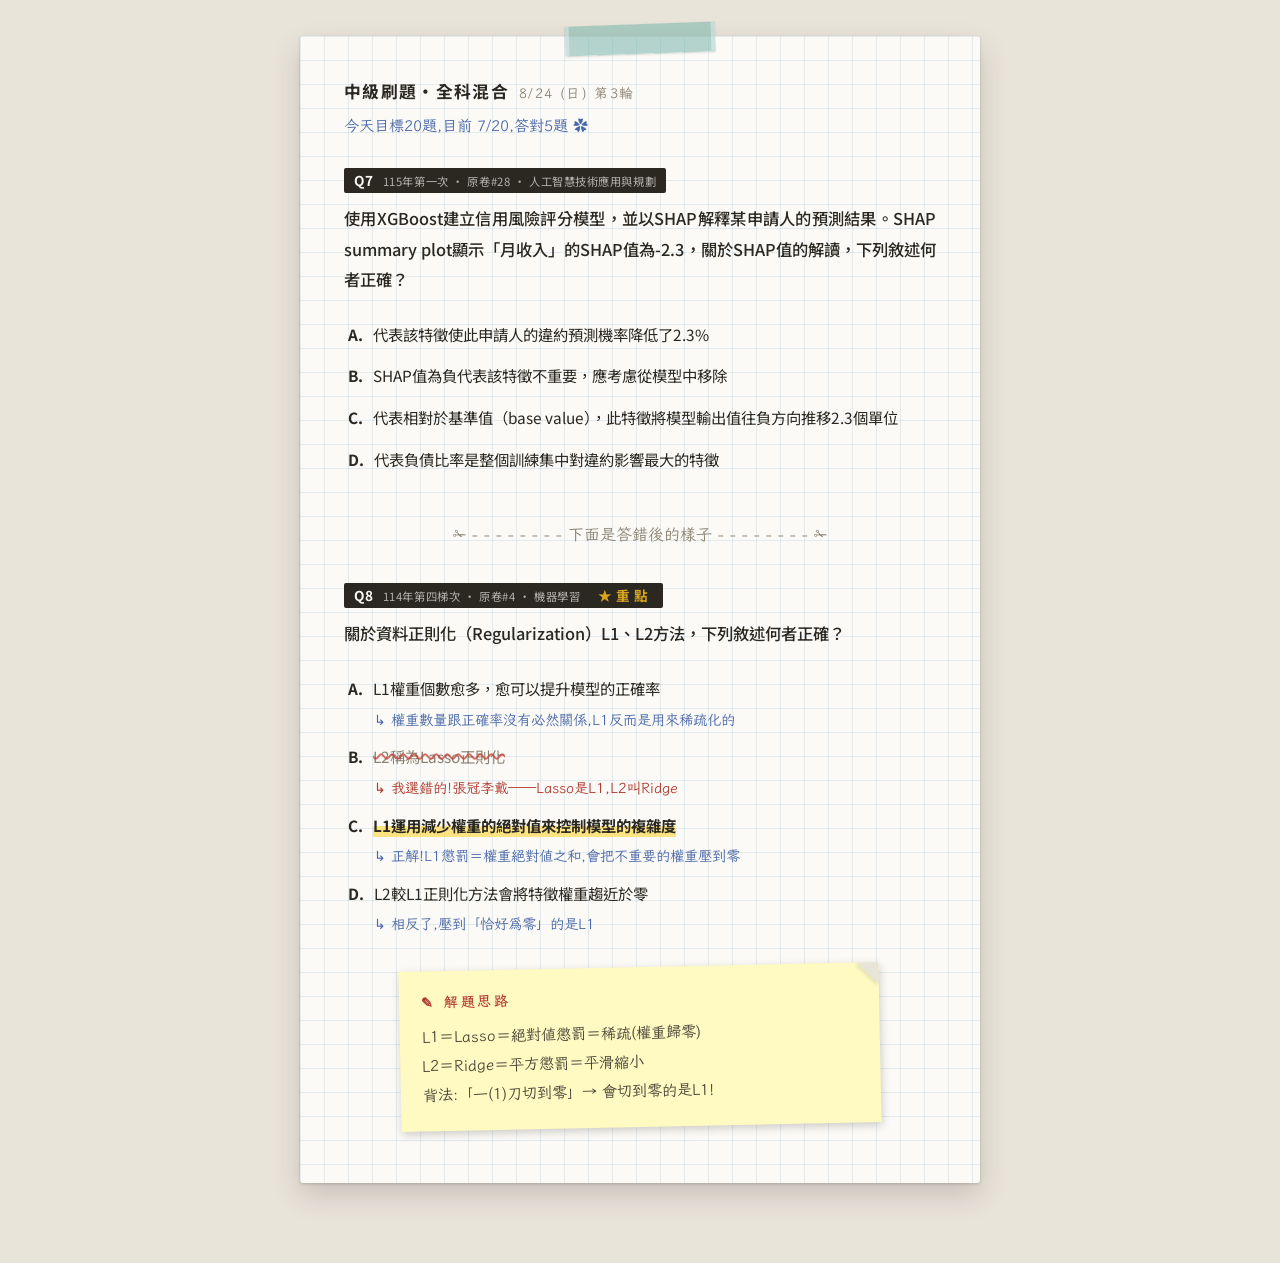
<file: site/mockups/f-notebook.html>
<!DOCTYPE html>
<html lang="zh-Hant">
<head>
<meta charset="UTF-8">
<meta name="viewport" content="width=device-width, initial-scale=1">
<title>方向F:讀書筆記</title>
<link rel="preconnect" href="https://fonts.googleapis.com">
<link href="https://fonts.googleapis.com/css2?family=LXGW+WenKai+TC&family=Noto+Sans+TC:wght@400;500;700&display=swap" rel="stylesheet">
<style>
* { box-sizing: border-box; margin: 0; padding: 0; }
body {
  background: #e9e4da;
  font-family: "Noto Sans TC", "Microsoft JhengHei", sans-serif;
  color: #2b2822;
  line-height: 1.85;
  padding: 36px 12px 80px;
}
.page {
  max-width: 680px; margin: 0 auto;
  background: #fbfaf6;
  background-image:
    linear-gradient(rgba(90,140,180,.14) 1px, transparent 1px),
    linear-gradient(90deg, rgba(90,140,180,.14) 1px, transparent 1px);
  background-size: 24px 24px;
  border-radius: 3px;
  box-shadow: 0 1px 3px rgba(43,40,34,.2), 0 12px 28px rgba(43,40,34,.18);
  padding: 40px 44px 56px;
  position: relative;
}
/* 紙膠帶 */
.tape {
  position: absolute; top: -12px; left: 50%; transform: translateX(-50%) rotate(-2deg);
  width: 150px; height: 30px; background: rgba(120,180,170,.55);
  box-shadow: 0 1px 2px rgba(0,0,0,.12);
}
.tape::before, .tape::after { content:""; position:absolute; top:0; bottom:0; width:4px; background: rgba(255,255,255,.35); }
.tape::before { left: 0; } .tape::after { right: 0; }
h1 { font-size: 1.05rem; font-weight: 700; letter-spacing: .08em; margin-bottom: 4px; }
h1 .date { font-family: "LXGW WenKai TC", cursive; font-weight: 400; color: #8a8272; font-size: .85rem; margin-left: 10px; }
.progress-hand { font-family: "LXGW WenKai TC", cursive; color: #4a68a8; font-size: .95rem; margin-bottom: 26px; }
.qnum {
  display: inline-block; background: #2b2822; color: #fbfaf6; font-weight: 700;
  padding: 0 10px; border-radius: 2px; margin-bottom: 10px; font-size: .85rem; letter-spacing: .1em;
}
.qnum small { opacity: .65; font-weight: 400; margin-left: 8px; letter-spacing: .05em; }
.stem { font-size: 1.02rem; font-weight: 500; text-align: justify; margin-bottom: 20px; }
.opt {
  display: flex; gap: 10px; width: 100%; background: none; border: none; font: inherit;
  color: inherit; cursor: pointer; text-align: left; padding: 7px 4px; line-height: 1.8;
  font-size: .96rem; align-items: baseline;
}
.opt .k { font-weight: 700; flex-shrink: 0; }
.opt:hover .body { background: linear-gradient(transparent 55%, rgba(150,190,255,.45) 55% 92%, transparent 92%); }
/* 螢光筆:正解 */
.opt.hit .body { background: linear-gradient(transparent 52%, rgba(255,220,90,.75) 52% 94%, transparent 94%); font-weight: 700; }
/* 紅筆刪除:選錯的 */
.opt.miss .body { text-decoration: line-through wavy rgba(200,60,50,.75) 1.5px; color: #8a8272; }
.anno {
  font-family: "LXGW WenKai TC", cursive; font-size: .9rem; color: #b0392f;
  margin: -2px 0 4px 2.1em; line-height: 1.7;
}
.anno.blue { color: #4a68a8; }
.anno::before { content: "↳ "; }
/* 便利貼:解題思路 */
.sticky {
  margin: 30px auto 0; max-width: 480px;
  background: #fff9c2;
  box-shadow: 1px 3px 8px rgba(43,40,34,.22);
  transform: rotate(-1.2deg);
  padding: 18px 22px 22px;
  font-family: "LXGW WenKai TC", cursive; font-size: .96rem; line-height: 1.9; color: #4a4638;
}
.sticky .t { font-weight: 700; color: #b0392f; letter-spacing: .2em; margin-bottom: 6px; font-size: .88rem; }
.sticky .fold {
  float: right; width: 0; height: 0; margin: -18px -22px 0 0;
  border-left: 22px solid transparent; border-top: 22px solid #e9e4da;
  filter: drop-shadow(-2px 2px 1px rgba(0,0,0,.08));
}
.divider { text-align: center; color: #8a8272; font-family: "LXGW WenKai TC", cursive; margin: 40px 0 30px; }
.star { color: #d9a520; letter-spacing: .3em; }
@media (max-width: 600px) { .page { padding: 32px 20px 44px; } }
</style>
</head>
<body>
<div class="page">
  <div class="tape"></div>
  <h1>中級刷題・全科混合<span class="date">8/24 (日) 第3輪</span></h1>
  <div class="progress-hand">今天目標20題,目前 7/20,答對5題 ✿</div>

  <!-- 作答前 -->
  <div class="qnum">Q7<small>115年第一次 · 原卷#28 · 人工智慧技術應用與規劃</small></div>
  <div class="stem">使用XGBoost建立信用風險評分模型，並以SHAP解釋某申請人的預測結果。SHAP summary plot顯示「月收入」的SHAP值為-2.3，關於SHAP值的解讀，下列敘述何者正確？</div>
  <button class="opt"><span class="k">A.</span><span class="body">代表該特徵使此申請人的違約預測機率降低了2.3%</span></button>
  <button class="opt"><span class="k">B.</span><span class="body">SHAP值為負代表該特徵不重要，應考慮從模型中移除</span></button>
  <button class="opt"><span class="k">C.</span><span class="body">代表相對於基準值（base value），此特徵將模型輸出值往負方向推移2.3個單位</span></button>
  <button class="opt"><span class="k">D.</span><span class="body">代表負債比率是整個訓練集中對違約影響最大的特徵</span></button>

  <div class="divider">✁ - - - - - - - - 下面是答錯後的樣子 - - - - - - - - ✁</div>

  <!-- 答錯後:筆記批註 -->
  <div class="qnum">Q8<small>114年第四梯次 · 原卷#4 · 機器學習</small><span class="star">　★重點</span></div>
  <div class="stem">關於資料正則化（Regularization）L1、L2方法，下列敘述何者正確？</div>
  <button class="opt"><span class="k">A.</span><span class="body">L1權重個數愈多，愈可以提升模型的正確率</span></button>
  <div class="anno blue">權重數量跟正確率沒有必然關係,L1反而是用來稀疏化的</div>
  <button class="opt miss"><span class="k">B.</span><span class="body">L2稱為Lasso正則化</span></button>
  <div class="anno">我選錯的!張冠李戴——Lasso是L1,L2叫Ridge</div>
  <button class="opt hit"><span class="k">C.</span><span class="body">L1運用減少權重的絕對值來控制模型的複雜度</span></button>
  <div class="anno blue">正解!L1懲罰＝權重絕對值之和,會把不重要的權重壓到零</div>
  <button class="opt"><span class="k">D.</span><span class="body">L2較L1正則化方法會將特徵權重趨近於零</span></button>
  <div class="anno blue">相反了,壓到「恰好為零」的是L1</div>

  <div class="sticky">
    <div class="fold"></div>
    <div class="t">✎ 解題思路</div>
    L1＝Lasso＝絕對值懲罰＝稀疏(權重歸零)<br>
    L2＝Ridge＝平方懲罰＝平滑縮小<br>
    背法:「一(1)刀切到零」→ 會切到零的是L1!
  </div>
</div>
</body>
</html>
</file>
<file: site/style.css>
/* ===== 筆記手帳風 v2:溫暖手繪 × 粉彩色塊 =====
   桌面=淡格紋、紙頁=素色暖米(文字下不壓格線)、區塊=粉彩色塊+咖啡手繪框
   紅筆=批改、藍筆=手寫批註、黃螢光=正解、便利貼=解題思路 */
* { box-sizing: border-box; margin: 0; padding: 0; }

:root {
  --desk: #f0e7d3;
  --desk-grid: rgba(122, 103, 72, .07);
  --paper: #fdf9ee;
  --ink: #453722;
  --ink-soft: #5b4a33;
  --line: #8a7454;            /* 手繪框咖啡色 */
  --muted: #a08d6f;
  --red-pen: #b0392f;
  --blue-pen: #4a68a8;
  --hilite: rgba(255, 214, 74, .55);
  --hilite-blue: rgba(150, 190, 255, .35);
  --pink: #f9dfdd;
  --blue-block: #e4eef8;
  --green-block: #e6f2dc;
  --sticky: #fdf1bf;
  --wrong-wash: rgba(240, 160, 150, .22);
  --tape: rgba(120, 180, 170, .55);
  --tape-pink: rgba(233, 160, 170, .5);
  --hand: "LXGW WenKai TC", "DFKai-SB", "KaiTi", "Microsoft JhengHei", cursive;
  --sketchy: 255px 15px 225px 15px / 15px 225px 15px 255px;
  --wobbly: 18px 22px 20px 24px / 22px 18px 24px 20px;
}

html { font-size: 18px; }  /* 全站字級 +2px */

body {
  font-family: "Noto Sans TC", "Microsoft JhengHei", sans-serif;
  background: var(--desk);
  background-image:
    linear-gradient(var(--desk-grid) 1px, transparent 1px),
    linear-gradient(90deg, var(--desk-grid) 1px, transparent 1px);
  background-size: 26px 26px;
  color: var(--ink);
  line-height: 1.85;
}

/* ---- 頂欄 ---- */
.topbar { background: transparent; }
.topbar-inner { max-width: 780px; margin: 0 auto; padding: 20px 16px 0; display: flex; align-items: center; gap: 12px; }
.logo {
  font-weight: 900; font-size: 1.02rem; letter-spacing: .05em;
  background: var(--pink); border: 2px solid var(--line);
  border-radius: var(--wobbly); padding: 2px 16px;
  box-shadow: 2px 2px 0 rgba(122, 103, 72, .25);
  transform: rotate(-1deg);
}
.logo::after { content: " ✎"; color: var(--red-pen); font-weight: 400; }
.logo-sub { color: var(--muted); font-size: .82rem; flex: 1; font-family: var(--hand); }
.nav-btn {
  background: none; border: 2px solid transparent; font: inherit; font-family: var(--hand);
  font-size: 1rem; padding: 1px 14px; cursor: pointer; color: var(--muted);
  border-radius: var(--wobbly);
}
.nav-btn:hover { color: var(--ink); }
.nav-btn.active {
  color: var(--ink); background: var(--blue-block);
  border-color: var(--line); transform: rotate(-1deg);
  box-shadow: 2px 2px 0 rgba(122, 103, 72, .2);
}

main { max-width: 780px; margin: 0 auto; padding: 24px 14px 60px; }
.hidden { display: none !important; }

/* ---- 紙頁(素色,不壓格線) ---- */
.card {
  position: relative;
  background: var(--paper);
  border: 2px solid var(--line);
  border-radius: var(--wobbly);
  box-shadow: 3px 4px 0 rgba(122, 103, 72, .22), 0 10px 24px rgba(90, 74, 51, .1);
  padding: 36px 42px 44px;
}
/* 紙膠帶 */
.setup-card::before, #question-card::before, .result-card::before {
  content: ""; position: absolute; top: -13px; left: 50%;
  width: 140px; height: 28px; transform: translateX(-50%) rotate(-2deg);
  background: var(--tape);
  box-shadow: 0 1px 2px rgba(0, 0, 0, .1);
}
.result-card::before { background: var(--tape-pink); }
.card h1 {
  font-size: 1.12rem; font-weight: 900; letter-spacing: .08em; margin-bottom: 20px;
  display: inline-block; background: var(--hilite);
  background: linear-gradient(transparent 12%, var(--hilite) 12% 90%, transparent 90%);
  padding: 0 8px;
}
.card h1::after { content: " ✿"; color: var(--red-pen); font-weight: 400; }

/* ---- 設定頁 ---- */
.setup-card { max-width: 580px; margin: 30px auto 0; }
.field { margin-bottom: 22px; }
.field label {
  display: block; font-family: var(--hand); font-size: .95rem;
  color: var(--blue-pen); margin-bottom: 8px;
}
.field label::before { content: "◦ "; }
.seg { display: flex; flex-direction: column; align-items: flex-start; gap: 8px; }
/* 級別:左右並排 */
#level-seg { flex-direction: row !important; gap: 14px; }
/* 科目:固定高度(以最多的中級 4 項為準),切換級別時版面不跳動 */
#subject-seg { min-height: 190px; justify-content: flex-start; }
.seg-btn {
  background: none; border: 2px solid transparent; font: inherit; font-size: .95rem;
  font-weight: 500; color: var(--ink-soft); padding: 3px 16px; cursor: pointer;
  border-radius: var(--wobbly);
}
.seg-btn:hover { background: var(--hilite-blue); }
.seg-btn.active {
  color: var(--ink); font-weight: 700; background: var(--green-block);
  border-color: var(--line); transform: rotate(-.8deg);
  box-shadow: 2px 2px 0 rgba(122, 103, 72, .2);
}
.muted { color: var(--muted); font-size: .88rem; font-family: var(--hand); }

button.primary {
  background: var(--ink-soft); color: var(--paper); border: 2px solid var(--ink);
  border-radius: var(--wobbly);
  font: inherit; font-weight: 700; letter-spacing: .15em;
  padding: 10px 28px; cursor: pointer;
  box-shadow: 3px 3px 0 rgba(122, 103, 72, .35);
}
button.primary:hover { transform: rotate(-.6deg) translateY(-1px); box-shadow: 3px 4px 0 rgba(122, 103, 72, .4); }
button.primary.big { width: 100%; padding: 13px; font-size: 1.02rem; }
button.ghost {
  background: var(--paper); color: var(--ink-soft); border: 2px solid var(--line);
  border-radius: var(--wobbly); font: inherit; font-size: .92rem;
  padding: 7px 20px; cursor: pointer;
  box-shadow: 2px 2px 0 rgba(122, 103, 72, .18);
}
button.ghost:hover { color: var(--red-pen); transform: rotate(-.6deg); }
button.small { padding: 2px 12px; font-size: .85rem; box-shadow: none; }
button.danger { color: var(--red-pen); }

/* ---- 作答頁 ---- */
.quiz-head {
  position: sticky; top: 0; z-index: 20;
  margin: 0 0 18px; padding: 10px 6px 8px;
  background: var(--desk);
  box-shadow: 0 6px 12px -8px rgba(69, 55, 34, .35);
}
.quiz-meta #btn-next, .quiz-meta #btn-quit {
  font-size: .9rem; padding: 3px 18px; letter-spacing: .08em;
  box-shadow: 2px 2px 0 rgba(122, 103, 72, .3);
}
.progress-track {
  height: 10px; border-bottom: 2px solid rgba(122, 103, 72, .4);
  border-radius: 0 0 40% 30%;
  overflow: visible;
}
#progress-bar {
  height: 10px; width: 0;
  background: linear-gradient(transparent 10%, var(--hilite) 10% 95%, transparent 95%);
  transition: width .3s;
}
.quiz-meta {
  display: flex; align-items: baseline; gap: 16px; margin-top: 8px;
  font-family: var(--hand); font-size: .95rem; color: var(--blue-pen);
}
#quiz-score { flex: 1; }
#quiz-score::after { content: " ✿"; color: var(--red-pen); }

/* 題目卡給最小高度,短題目不會讓整張紙縮起來 */
#question-card { min-height: 34rem; }
.q-tags { display: flex; gap: 10px; flex-wrap: wrap; align-items: baseline; margin-bottom: 16px; }
.tag {
  font-size: .78rem; font-weight: 700; letter-spacing: .06em;
  background: var(--blue-block); color: var(--ink); border: 1.6px solid var(--line);
  padding: 0 12px; border-radius: var(--wobbly);
}
.tag.src { background: none; border: none; color: var(--muted); font-weight: 400; font-family: var(--hand); padding: 0; }

/* 情境區:限高並內部捲動,避免長情境把整頁撐開造成版面跳動 */
.q-context {
  background: var(--blue-block); border: 2px solid var(--line);
  border-radius: var(--wobbly);
  padding: 12px 18px; margin-bottom: 18px; font-size: .9rem; white-space: pre-wrap;
  max-height: 15rem; overflow-y: auto; overscroll-behavior: contain;
}
.q-context::-webkit-scrollbar { width: 9px; }
.q-context::-webkit-scrollbar-thumb { background: rgba(138, 116, 84, .45); border-radius: 5px; }
.q-context::-webkit-scrollbar-track { background: transparent; }
.q-context .ctx-label {
  display: block; font-family: var(--hand); color: var(--blue-pen);
  font-size: .9rem; margin-bottom: 4px;
}
.q-context .ctx-label::before { content: "📎 "; }

.q-stem { font-size: 1.02rem; font-weight: 600; margin-bottom: 18px; text-align: justify; }
/* 題幹最小高度只用在作答卡,讓選項起點維持同一位置;檢討頁不需要留白 */
#question-card .q-stem { min-height: 5.8rem; }
.q-fig {
  max-width: 100%; display: block; margin: 12px 0;
  background: #fff; padding: 6px; border: 1.6px solid var(--line); border-radius: 8px;
  box-shadow: 2px 3px 0 rgba(122, 103, 72, .18);
  transform: rotate(-.4deg);
}

/* 選項 */
.opt {
  display: flex; gap: 10px; align-items: baseline; width: 100%; text-align: left;
  background: none; border: none; font: inherit; color: var(--ink);
  cursor: pointer; padding: 8px 8px; font-size: .95rem; line-height: 1.8;
  border-radius: 12px;
}
.opt:hover:not(:disabled) { background: var(--hilite-blue); }
.opt:disabled { cursor: default; }
.opt .opt-letter {
  flex-shrink: 0; width: 1.7em; height: 1.7em; line-height: 1.65em; text-align: center;
  font-weight: 700; border: 2px solid transparent; border-radius: 50% 45% 55% 48%;
  position: relative;
}
.opt .opt-body { flex: 1; text-align: justify; }
.opt .opt-body img { max-width: 100%; }
.opt.correct { background: linear-gradient(transparent 5%, var(--hilite) 5% 95%, transparent 95%); }
.opt.correct .opt-body { font-weight: 700; }
.opt.correct .opt-letter { border-color: var(--red-pen); color: var(--red-pen); transform: rotate(-4deg); }
.opt.wrong { background: var(--wrong-wash); }
.opt.wrong .opt-letter { color: var(--red-pen); }
.opt.wrong .opt-letter::after {
  content: "✗"; position: absolute; inset: 0; font-size: 1.25em; line-height: 1.3;
  color: var(--red-pen); transform: rotate(-8deg);
}
/* 批註(↳ 手寫) */
.opt .opt-note {
  display: block; font-family: var(--hand); font-size: .9rem; line-height: 1.7;
  color: var(--blue-pen); margin-top: 4px; text-decoration: none !important; font-weight: 400;
}
.opt .opt-note::before { content: "↳ "; }
.opt.wrong .opt-note { color: var(--red-pen); }

.verdict {
  font-family: var(--hand); font-size: 1.3rem; margin: 14px 0 4px;
  transform: rotate(-1.2deg); display: inline-block; color: var(--red-pen);
}

/* 便利貼:解題思路 */
.explain {
  margin: 24px auto 4px; max-width: 540px;
  background: var(--sticky);
  border: 2px solid var(--line);
  border-radius: var(--wobbly);
  box-shadow: 3px 4px 0 rgba(122, 103, 72, .22);
  transform: rotate(-1deg);
  padding: 16px 22px 20px;
  font-family: var(--hand); font-size: .95rem; line-height: 1.9; color: var(--ink-soft);
  position: relative;
}
.explain::before {
  content: ""; position: absolute; top: -12px; left: 28px;
  width: 76px; height: 22px; background: var(--tape-pink);
  transform: rotate(-3deg); box-shadow: 0 1px 2px rgba(0, 0, 0, .08);
}
.explain h3 {
  font-size: .92rem; font-weight: 700; color: var(--red-pen);
  letter-spacing: .2em; margin-bottom: 6px;
}
.explain h3::before { content: "✎ "; }
.badge-official {
  display: inline-block; margin-left: 10px; padding: 0 9px;
  background: var(--green-block); border: 1.6px solid var(--line);
  border-radius: var(--wobbly); color: var(--ink-soft);
  font-size: .72rem; font-weight: 700; letter-spacing: .05em;
  transform: rotate(-1.5deg); vertical-align: middle;
}
.explain .note {
  margin-top: 10px; padding-top: 8px; border-top: 2px dashed rgba(176, 57, 47, .45);
  color: var(--red-pen); font-size: .9rem;
}
.explain .note.timely { color: var(--blue-pen); border-top-color: rgba(74, 104, 168, .45); }
.explain.pending { color: var(--muted); transform: none; background: var(--paper); box-shadow: none; }
.explain.pending::before { display: none; }

/* ---- 手帳風對話框 ---- */
.modal-overlay {
  position: fixed; inset: 0; z-index: 100;
  background: rgba(69, 55, 34, .38);
  display: flex; align-items: center; justify-content: center; padding: 20px;
}
.modal-card {
  position: relative; max-width: 400px; width: 100%;
  background: var(--paper);
  border: 2px solid var(--line);
  border-radius: var(--wobbly);
  box-shadow: 4px 5px 0 rgba(69, 55, 34, .3), 0 16px 36px rgba(69, 55, 34, .25);
  padding: 30px 28px 24px;
  transform: rotate(-.6deg);
  text-align: center;
}
.modal-card::before {
  content: ""; position: absolute; top: -12px; left: 50%;
  width: 110px; height: 26px; transform: translateX(-50%) rotate(-2deg);
  background: var(--tape-pink);
  box-shadow: 0 1px 2px rgba(0, 0, 0, .1);
}
.modal-card p {
  font-family: var(--hand); font-size: 1.02rem; color: var(--ink-soft);
  margin-bottom: 18px; line-height: 1.9;
}

/* ---- 結果頁 ---- */
.result-card { text-align: center; max-width: 560px; margin: 32px auto 22px; }
.score-ring {
  font-family: var(--hand); font-size: 3rem; color: var(--red-pen);
  display: inline-block; margin: 8px 0 2px; padding: 4px 32px;
  border: 2.4px solid var(--red-pen); border-radius: 48% 52% 46% 54% / 58% 44% 56% 42%;
  transform: rotate(-2deg);
}
#result-breakdown { color: var(--ink-soft); font-size: .9rem; margin: 14px 0 22px; font-family: var(--hand); }
#result-breakdown table { margin: 12px auto 0; border-collapse: collapse; }
#result-breakdown td, #result-breakdown th { padding: 4px 16px; border-bottom: 1.6px solid rgba(122, 103, 72, .35); }
.row-gap { display: flex; gap: 12px; justify-content: center; flex-wrap: wrap; }

#review-list .card { margin-bottom: 28px; padding: 28px 36px 34px; }
.review-q .q-stem { font-size: .96rem; }
.review-q .opt { cursor: default; }

/* ---- 統計頁 ---- */
#view-stats .card h1::after { content: " 📈"; }
#stats-content h3 { font-family: var(--hand); font-weight: 400; color: var(--blue-pen); font-size: 1rem; }
#stats-content table { width: 100%; border-collapse: collapse; margin: 8px 0 26px; }
#stats-content th, #stats-content td {
  text-align: left; padding: 7px 10px; font-size: .88rem;
  border-bottom: 1.6px solid rgba(122, 103, 72, .3);
}
#stats-content th { font-family: var(--hand); font-weight: 400; color: var(--muted); }
.acc-bar {
  display: inline-block; height: 11px; vertical-align: middle; margin-right: 8px;
  background: linear-gradient(transparent 8%, rgba(255, 214, 74, .85) 8% 92%, transparent 92%);
}

.foot {
  text-align: center; color: var(--muted); font-size: .8rem; line-height: 1.9;
  font-family: var(--hand); padding: 8px 16px 36px; max-width: 780px; margin: 0 auto;
}
.foot a { color: var(--blue-pen); text-decoration-thickness: 1px; text-underline-offset: 3px; }

@media (max-width: 640px) {
  html { font-size: 17px; }
  .card { padding: 26px 18px 32px; }
  #review-list .card { padding: 24px 16px 28px; }
  .topbar-inner { flex-wrap: wrap; }
}
</file>
